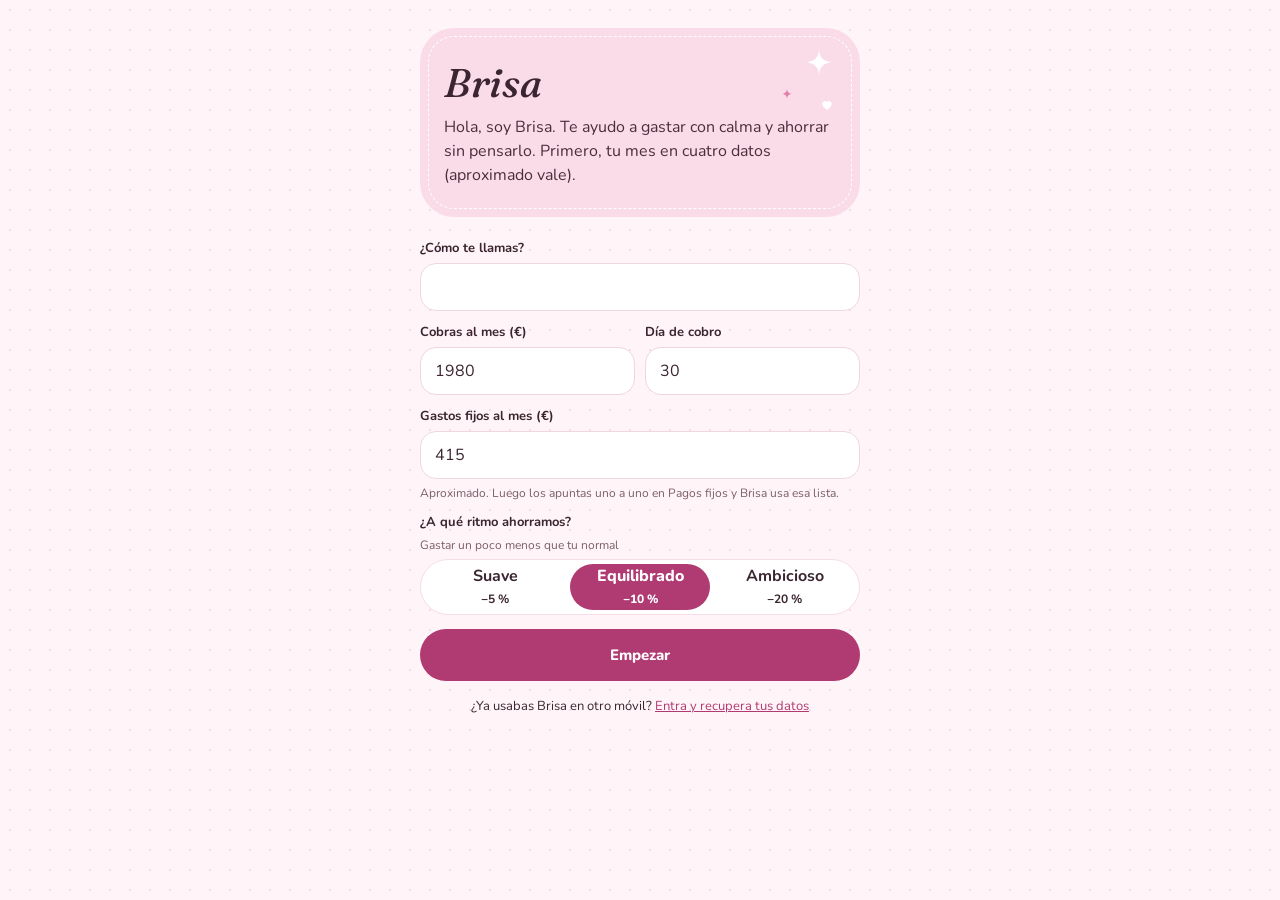
<file: index.html>
<!doctype html>
<html lang="es">
<head>
<meta charset="utf-8">
<meta name="viewport" content="width=device-width, initial-scale=1, viewport-fit=cover">
<meta name="theme-color" content="#FFF5F8">
<script>
  // Modo oscuro: «auto» sigue al móvil; «light»/«dark» fijos (Ajustes › Apariencia)
  (function () {
    var mq = window.matchMedia ? matchMedia('(prefers-color-scheme: dark)') : null;
    window.brisaTema = function () {
      var t = 'auto'; try { t = localStorage.getItem('brisa:tema') || 'auto'; } catch (e) {}
      var dark = t === 'dark' || (t === 'auto' && mq && mq.matches);
      document.documentElement.setAttribute('data-theme', dark ? 'dark' : 'light');
      var m = document.querySelector('meta[name=theme-color]'); if (m) m.setAttribute('content', dark ? '#2B1623' : '#FFF5F8');
    };
    window.brisaTema();
    if (mq && mq.addEventListener) mq.addEventListener('change', window.brisaTema);
  })();
</script>
<title>Brisa</title>
<link rel="manifest" href="manifest.webmanifest">
<link rel="icon" href="icon-192.png">
<link rel="apple-touch-icon" href="icon-192.png">
<link rel="preconnect" href="https://fonts.googleapis.com">
<link rel="preconnect" href="https://fonts.gstatic.com" crossorigin>
<link rel="stylesheet" href="https://fonts.googleapis.com/css2?family=Fraunces:ital,opsz,wght@0,9..144,400;0,9..144,500;1,9..144,400;1,9..144,500&family=Nunito:wght@400;600;700;800&family=Pixelify+Sans:wght@400;600&display=swap">
<link rel="stylesheet" href="styles.css">
</head>
<body>
<div id="app" class="app"></div>
<nav id="nav" class="nav" aria-label="Principal" hidden>
  <a href="#inicio" data-r="inicio"><span class="pi"><svg viewBox="0 0 24 24" aria-hidden="true"><path d="M4 11l8-7 8 7v8.5a1.5 1.5 0 0 1-1.5 1.5H15v-6H9v6H5.5A1.5 1.5 0 0 1 4 19.5V11Z" fill="currentColor" fill-opacity=".2"/></svg></span><span>Inicio</span></a>
  <a href="#movimientos" data-r="movimientos"><span class="pi"><svg viewBox="0 0 24 24" aria-hidden="true"><rect x="4" y="4" width="16" height="16" rx="4" fill="currentColor" fill-opacity=".2"/><path d="M8 9h8M8 12h8M8 15h5"/></svg></span><span>Movimientos</span></a>
  <a href="#presupuesto" data-r="presupuesto"><span class="pi"><svg viewBox="0 0 24 24" aria-hidden="true"><rect x="3.5" y="6" width="17" height="13" rx="3.5" fill="currentColor" fill-opacity=".2"/><path d="M3.5 10h17M15.5 14.5h1.5M7 6l8-2.5 1 2.5"/></svg></span><span>Presupuesto</span></a>
  <a href="#metas" data-r="metas"><span class="pi"><svg viewBox="0 0 24 24" aria-hidden="true"><circle cx="12" cy="12" r="9" fill="currentColor" fill-opacity=".2"/><circle cx="12" cy="12" r="4"/></svg></span><span>Metas</span></a>
  <a href="#ajustes" data-r="ajustes"><span class="pi"><svg viewBox="0 0 24 24" aria-hidden="true"><circle cx="12" cy="12" r="3.5" fill="currentColor" fill-opacity=".2"/><path d="M12 3v3M12 18v3M3 12h3M18 12h3M5.6 5.6l2.1 2.1M16.3 16.3l2.1 2.1M5.6 18.4l2.1-2.1M16.3 7.7l2.1-2.1"/></svg></span><span>Ajustes</span></a>
</nav>
<dialog id="sheet" class="sheet"></dialog>
<input id="file" type="file" accept=".xlsx,.xls,.csv" hidden>
<script src="xlsx.core.min.js"></script>
<script src="categorizador.js"></script>
<script src="reglas-iniciales.js"></script>
<script src="supabase.js"></script>
<script src="nube-config.js"></script>
<script src="app.js"></script>
</body>
</html>
</file>
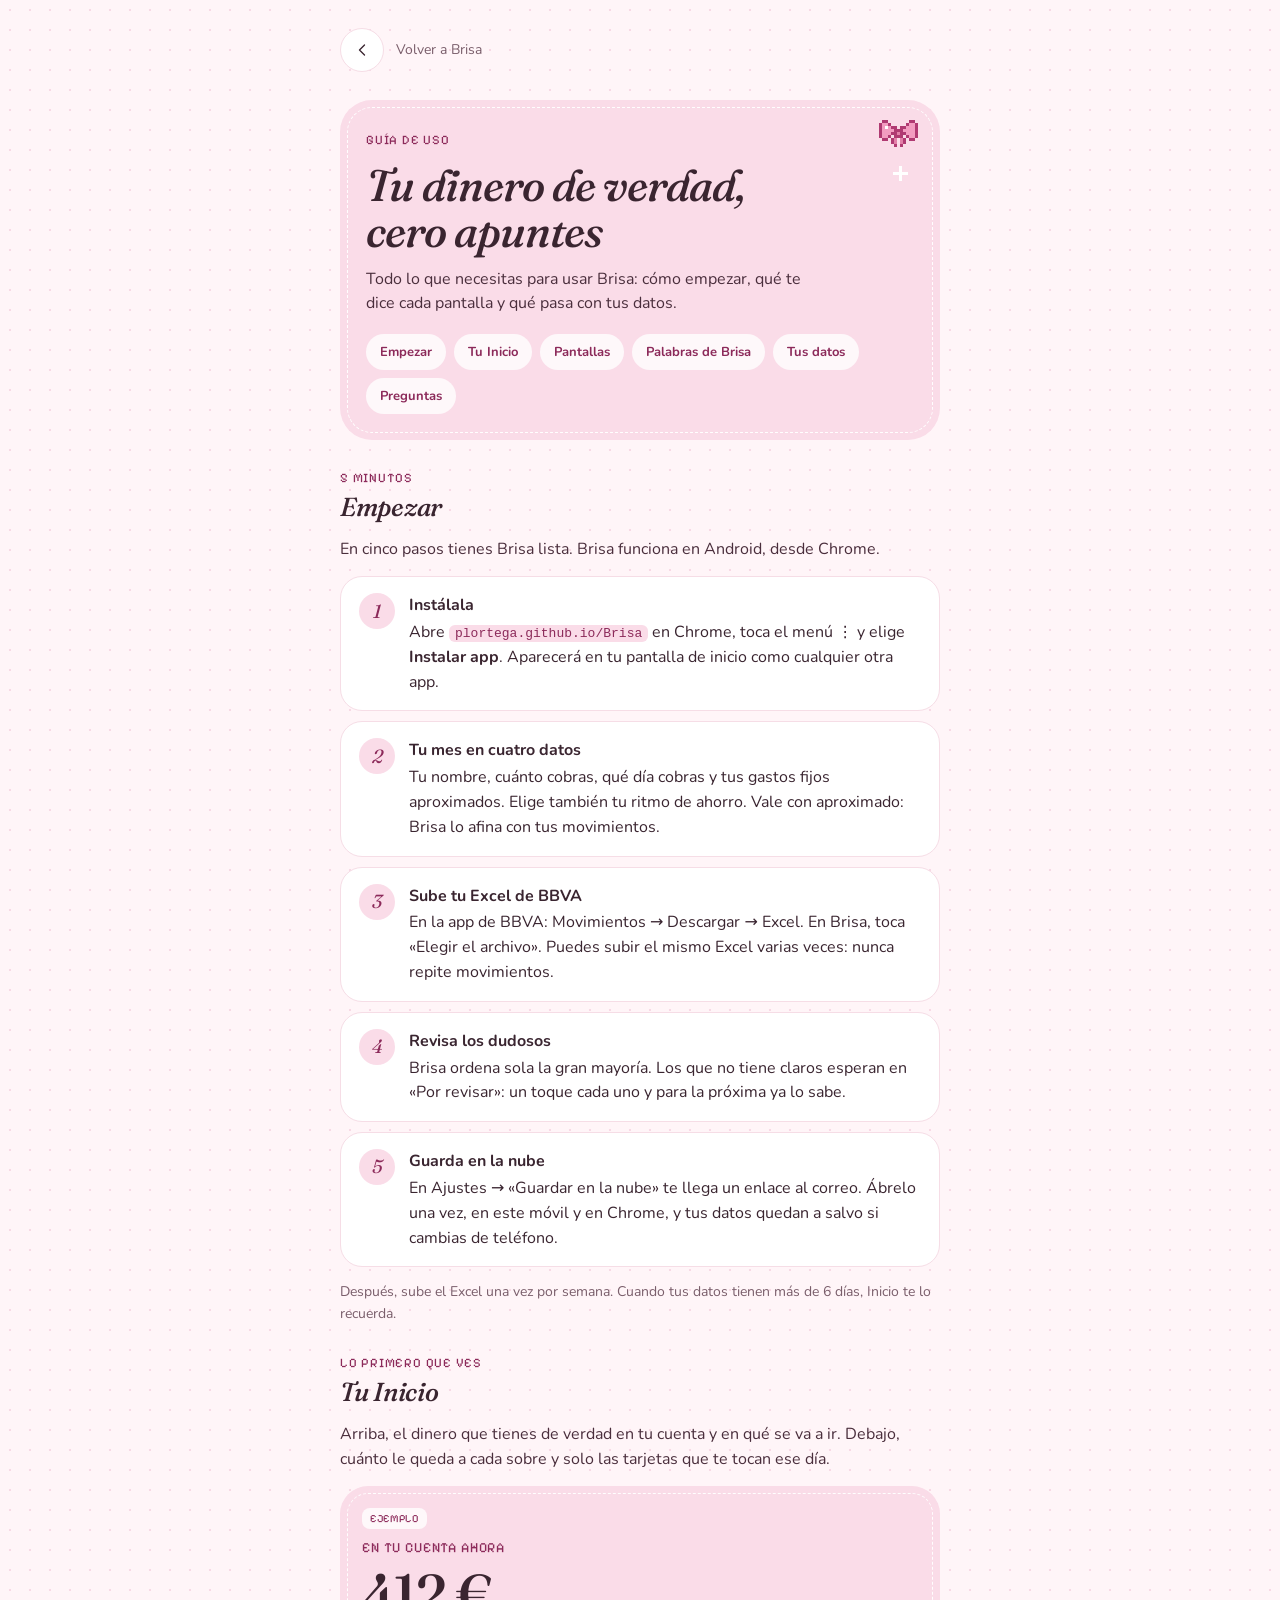
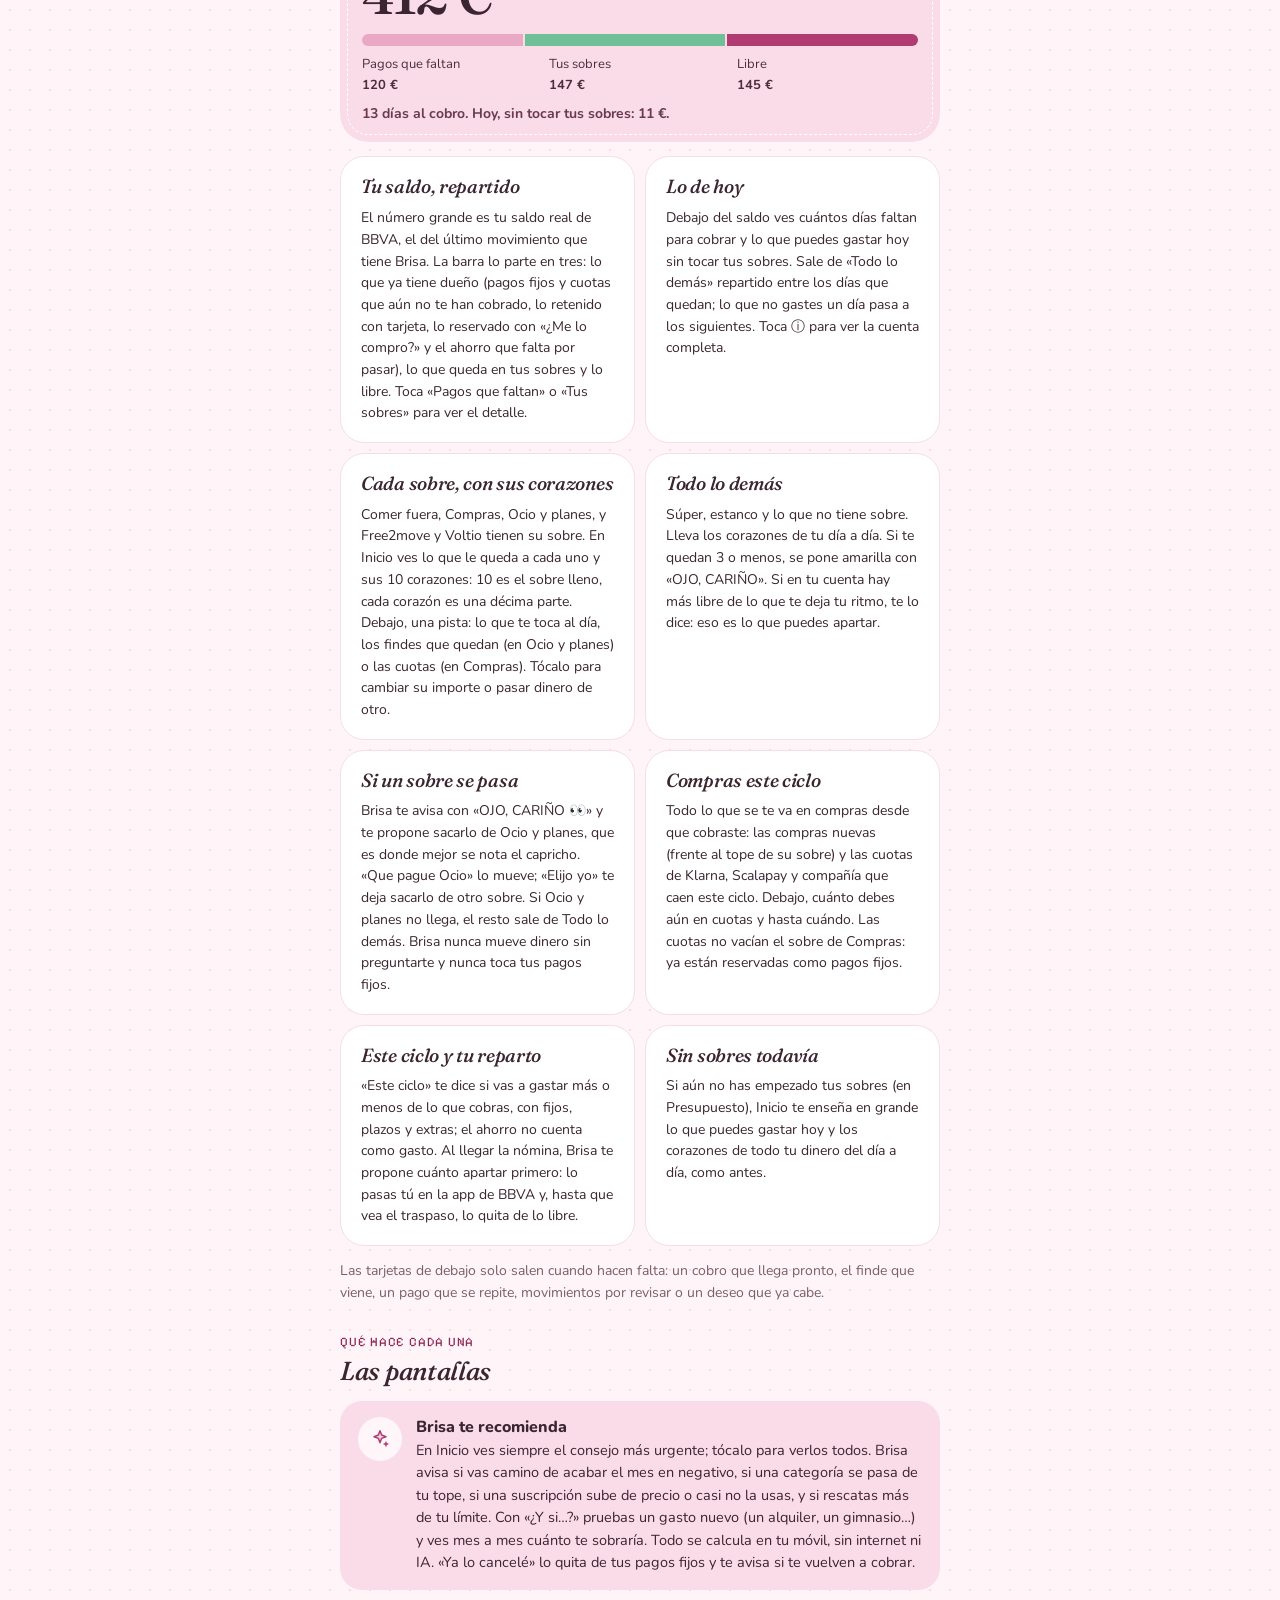
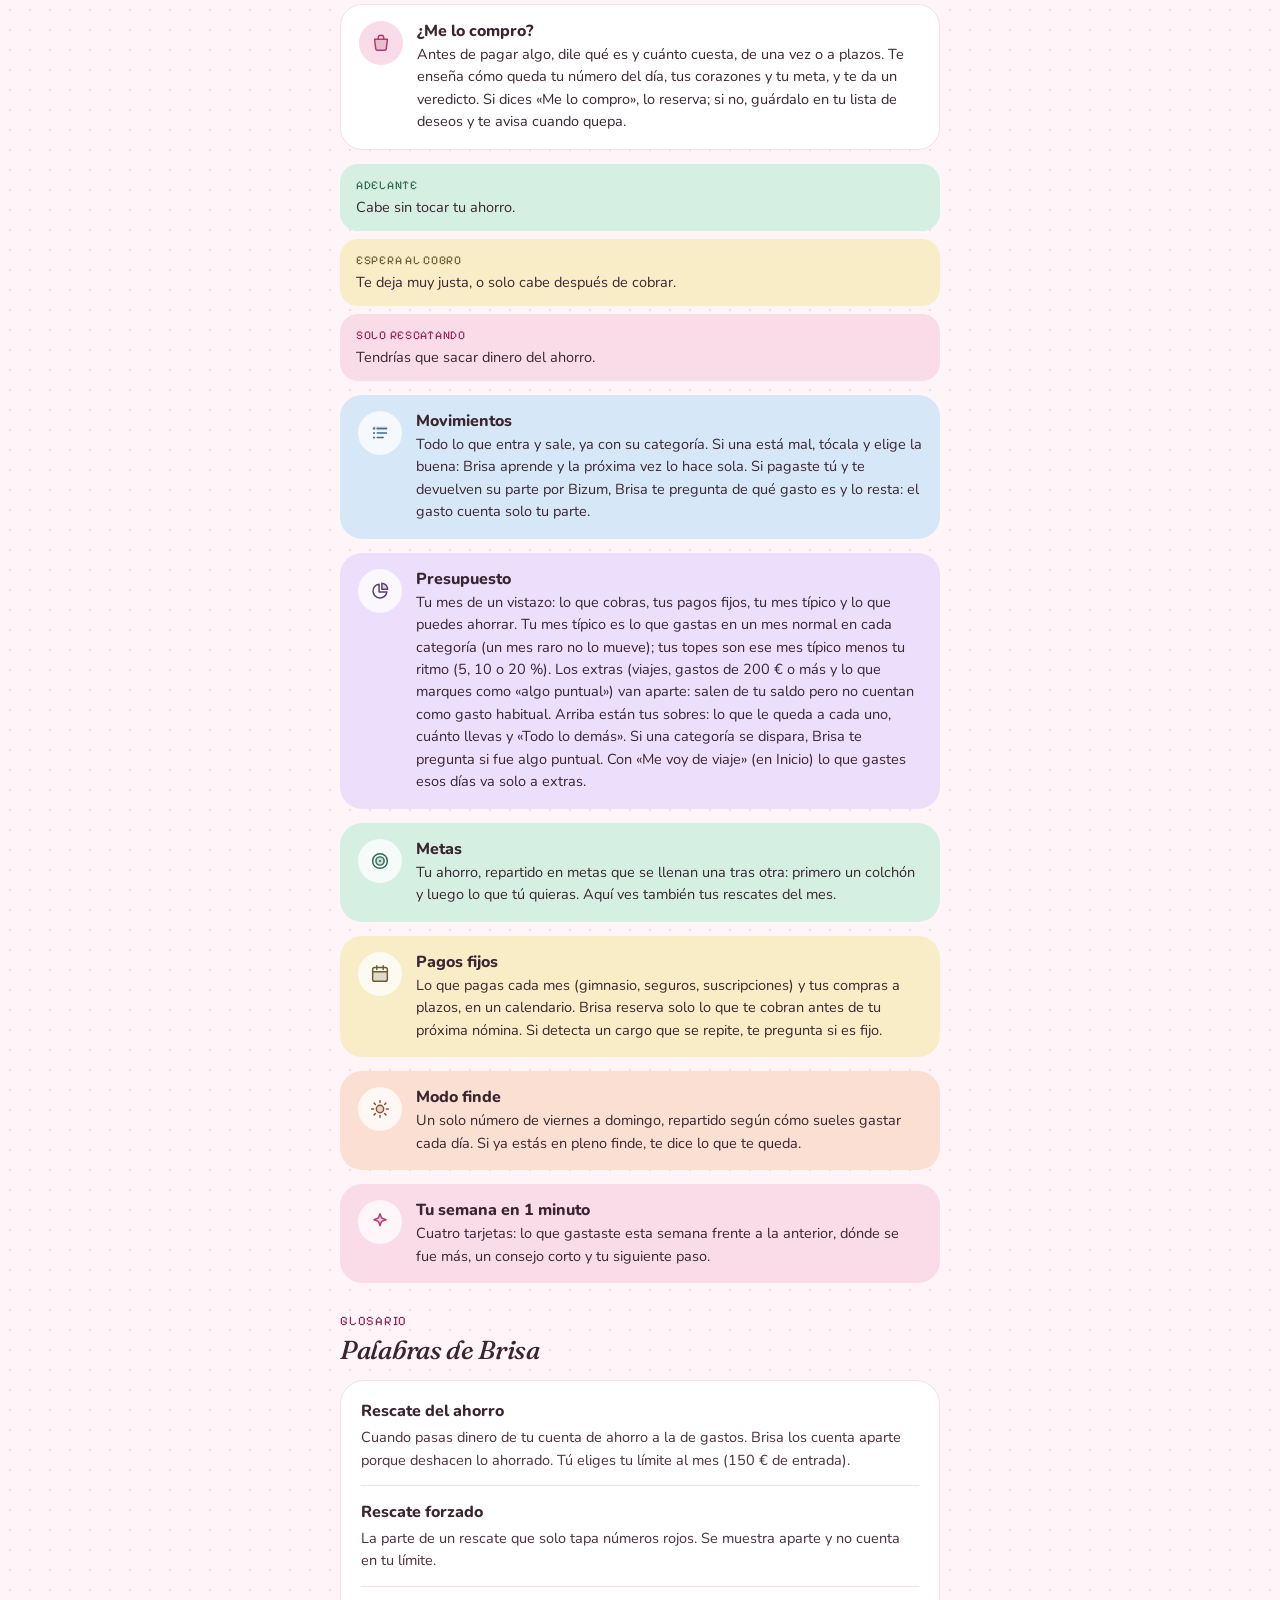
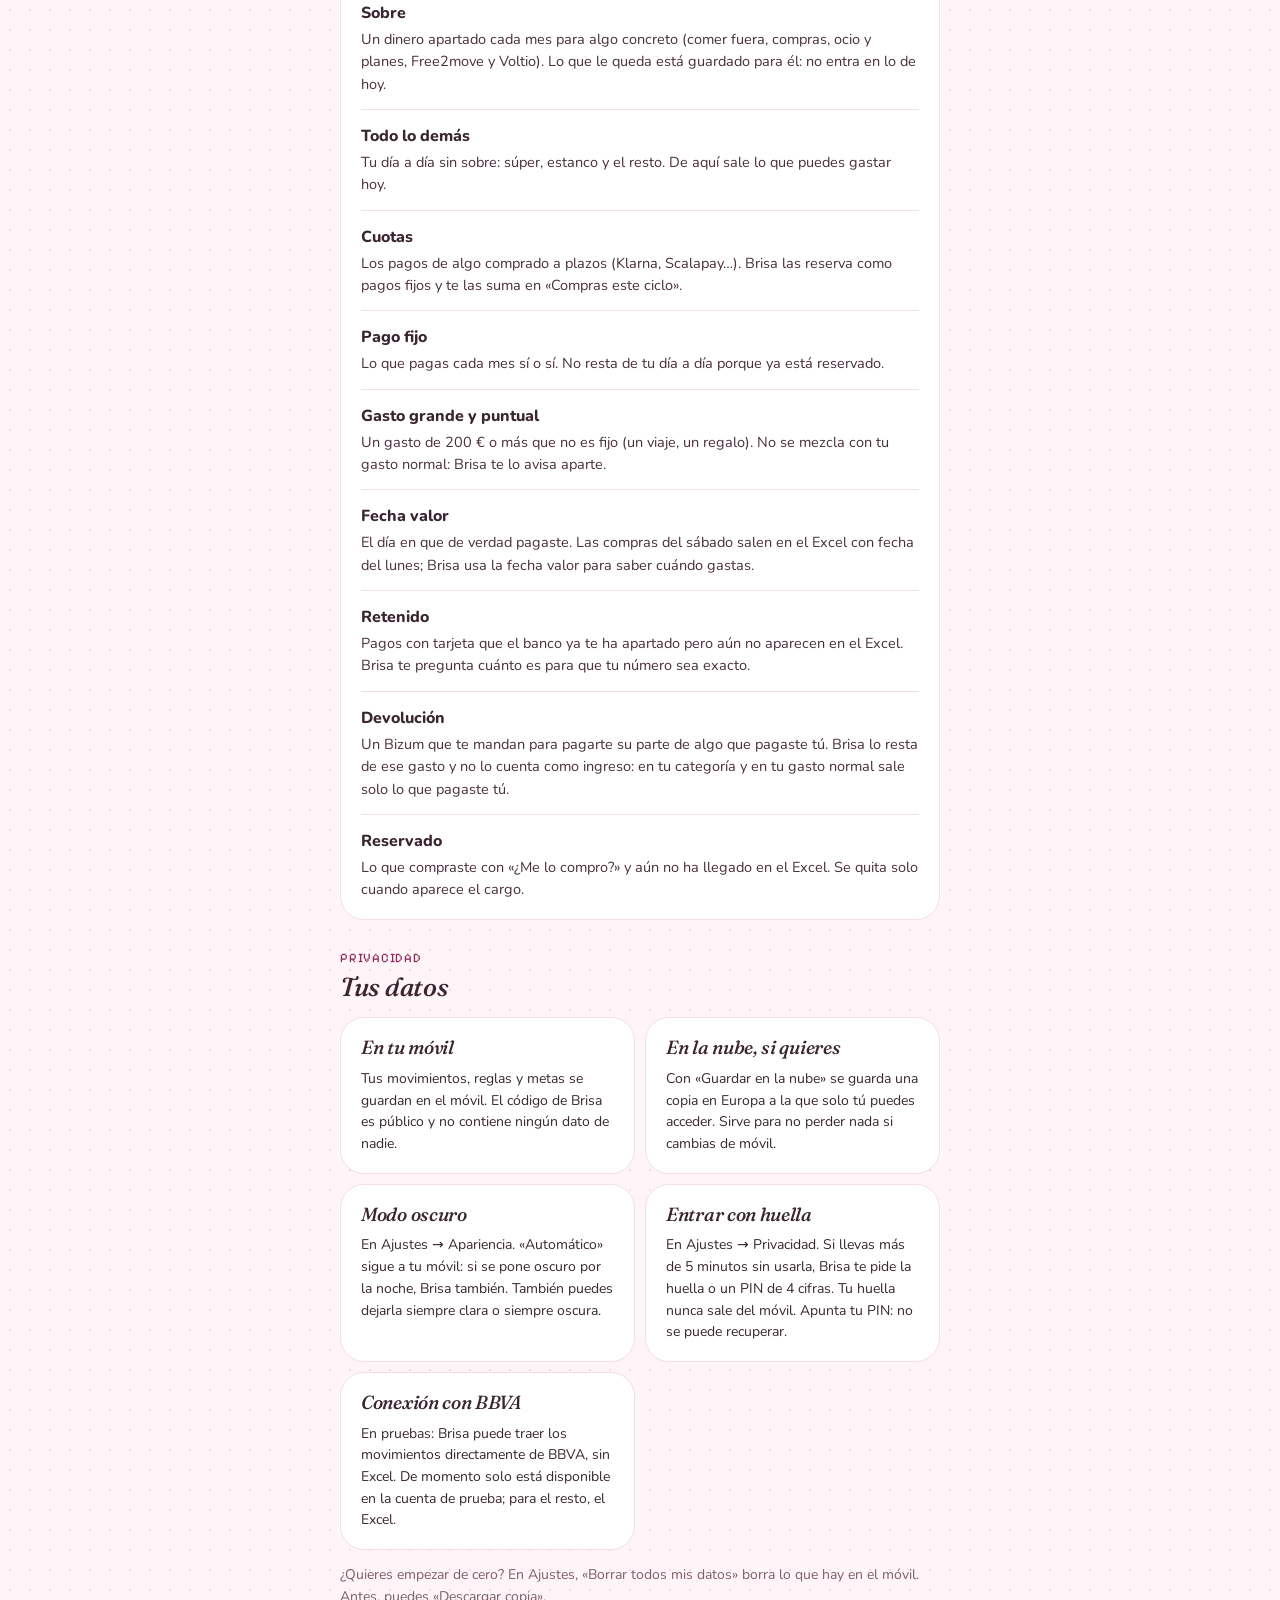
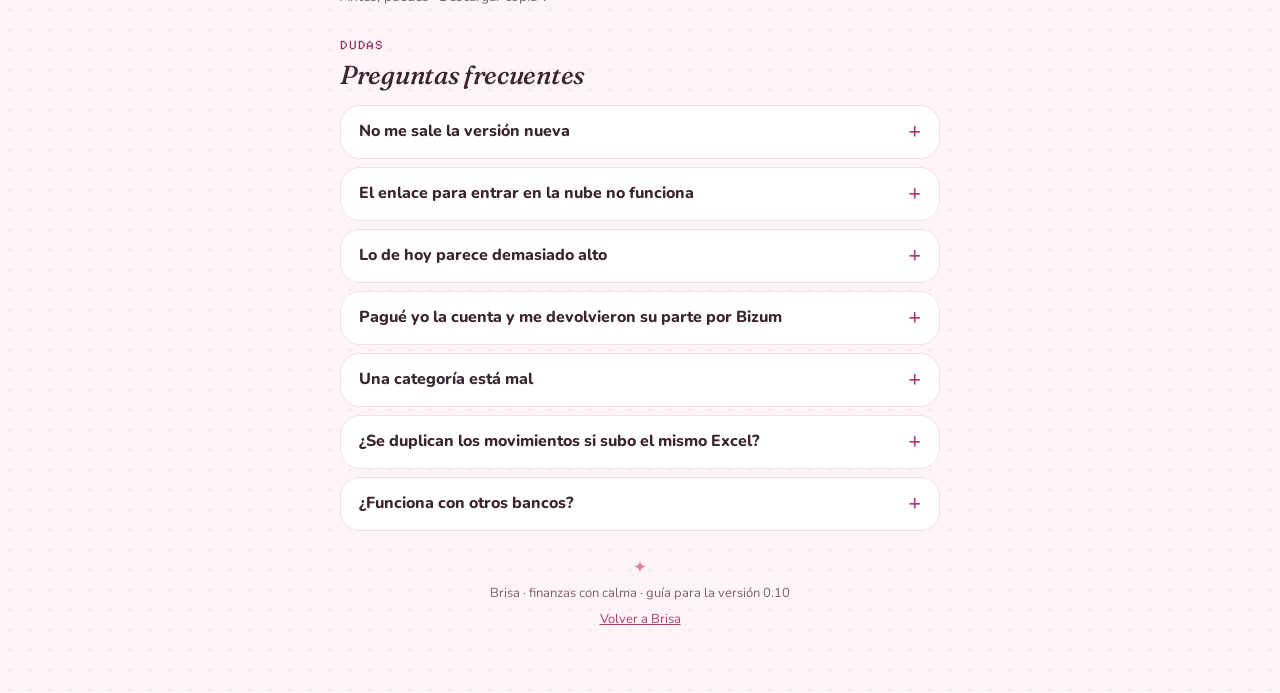
<file: guia.html>
<!doctype html>
<html lang="es">
<head>
<meta charset="utf-8">
<meta name="viewport" content="width=device-width, initial-scale=1, viewport-fit=cover">
<title>Guía de Brisa</title>
<meta name="claude:viewport-fit-sides" content="cover">
<meta name="theme-color" content="#FFF5F8">
<link rel="icon" href="icon-192.png">
<link rel="stylesheet" href="https://fonts.googleapis.com/css2?family=Fraunces:ital,opsz,wght@0,9..144,400;0,9..144,500;1,9..144,400;1,9..144,500&family=Nunito:wght@400;600;700;800&family=Pixelify+Sans:wght@400;600&display=swap">
<style>
/* Layout: una sola columna estrecha como la app, tarjetas rosas pespunteadas por secciones; Brisa tiene un único look claro */
:root{
  --bg:#FFF5F8; --dots:#F8D9E5; --ink:#3A2530; --muted:#7A5E6B; --line:#F6DDE6; --card:#FFFFFF;
  --berry:#B03A72; --berry-d:#8C2A5A; --rose:#FADCE8; --rose2:#E27FA8; --rose3:#E9A8C3;
  --mint:#D5EFE3; --mint-d:#2F6B50; --peach:#FADFD2; --peach-d:#8A4E36; --butter:#F8EDC6; --butter-d:#6A5D35;
  --sky:#D6E8F7; --sky-d:#3E6A92; --lilac:#EBDFFB; --lilac-d:#55406E;
  --serif:'Fraunces',Georgia,'Times New Roman',serif; --sans:'Nunito',system-ui,-apple-system,'Segoe UI',sans-serif; --pix:'Pixelify Sans',ui-monospace,monospace;
  color-scheme:light;
}
*{box-sizing:border-box}
html{background:var(--bg)}
body{margin:0;background-color:var(--bg);background-image:radial-gradient(var(--dots) 1.3px,transparent 1.5px);background-size:20px 20px;color:var(--ink);font-family:var(--sans);font-size:16px;line-height:1.55;-webkit-tap-highlight-color:transparent}
.wrap{max-width:640px;margin:0 auto;padding-block:28px 64px;padding-left:max(20px,env(safe-area-inset-left,0px));padding-right:max(20px,env(safe-area-inset-right,0px));display:flex;flex-direction:column;gap:28px}
a{color:var(--berry)} a:focus-visible,button:focus-visible,summary:focus-visible{outline:2px solid var(--rose2);outline-offset:3px;border-radius:8px}
h1,h2,h3{font-family:var(--serif);font-style:italic;font-weight:500;margin:0;text-wrap:balance;letter-spacing:-.3px}
h2{font-size:26px;line-height:1.2}
h3{font-size:19px;line-height:1.25}
p{margin:0}
.pix{font-family:var(--pix);letter-spacing:.06em;text-transform:uppercase;font-size:13px;color:var(--berry-d)}
.muted{color:var(--muted)}
.small{font-size:14px}
svg{flex-shrink:0}
.spark{fill:var(--rose2)}
/* Volver */
.top{display:flex;align-items:center;gap:12px}
.back{width:44px;height:44px;border-radius:22px;border:1px solid var(--line);background:var(--card);display:flex;align-items:center;justify-content:center;color:var(--ink);text-decoration:none}
.back svg{width:20px;height:20px;fill:none;stroke:currentColor;stroke-width:1.6;stroke-linecap:round;stroke-linejoin:round}
/* Portada */
.hero{position:relative;background:var(--rose);border-radius:32px;padding:30px 26px 26px;outline:1.5px dashed rgba(255,255,255,.95);outline-offset:-8px;overflow:hidden;display:flex;flex-direction:column;gap:12px}
.hero h1{font-size:clamp(34px,8vw,44px);line-height:1.05;letter-spacing:-1px;padding-right:56px}
.hero p{font-size:16px;color:#4A2E3C;max-width:46ch}
.orn{position:absolute;pointer-events:none}
.toc{display:flex;flex-wrap:wrap;gap:8px;margin-top:6px}
.toc a{min-height:36px;display:inline-flex;align-items:center;padding:0 14px;border-radius:18px;background:rgba(255,255,255,.8);color:var(--berry-d);font-weight:700;font-size:13px;text-decoration:none}
/* Secciones */
section.sec{display:flex;flex-direction:column;gap:14px;scroll-margin-top:16px}
.sec>header{display:flex;flex-direction:column;gap:4px}
.lead{font-size:16px;color:#4A2E3C;max-width:60ch}
.card{background:var(--card);border:1px solid var(--line);border-radius:24px;padding:18px 20px;display:flex;flex-direction:column;gap:8px}
.card.dash{border:1.5px dashed #F0C3D5}
/* Pasos */
ol.steps{list-style:none;margin:0;padding:0;display:flex;flex-direction:column;gap:10px;counter-reset:paso}
ol.steps li{counter-increment:paso;display:grid;grid-template-columns:36px minmax(0,1fr);gap:14px;align-items:start;background:var(--card);border:1px solid var(--line);border-radius:22px;padding:16px 18px}
ol.steps li::before{content:counter(paso);width:36px;height:36px;border-radius:18px;background:var(--rose);color:var(--berry-d);font-family:var(--serif);font-style:italic;font-size:19px;display:flex;align-items:center;justify-content:center}
ol.steps b{display:block;margin-bottom:2px}
code{font-family:ui-monospace,Menlo,monospace;font-size:13px;background:var(--rose);color:var(--berry-d);padding:1px 6px;border-radius:6px;word-break:break-all}
/* Número del día de ejemplo */
.demo{position:relative;background:var(--rose);border-radius:28px;padding:22px 22px 18px;outline:1.5px dashed rgba(255,255,255,.95);outline-offset:-8px;display:flex;flex-direction:column;gap:8px}
.demo .big{font-family:var(--serif);font-weight:500;font-size:56px;line-height:1;letter-spacing:-2px}
.hearts{display:flex;gap:4px;flex-wrap:wrap}
.hearts svg{width:21px;height:18px}
.ej{font-family:var(--pix);font-size:11px;letter-spacing:.06em;color:var(--berry-d);background:rgba(255,255,255,.8);padding:2px 8px;border-radius:8px;align-self:flex-start}
.cards2{display:grid;grid-template-columns:repeat(2,minmax(0,1fr));gap:10px}
@media (max-width:520px){.cards2{grid-template-columns:minmax(0,1fr)}}
/* Pantallas */
.pant{display:grid;grid-template-columns:44px minmax(0,1fr);gap:14px;align-items:start;border-radius:22px;padding:16px 18px}
.pant .ic{width:44px;height:44px;border-radius:22px;background:rgba(255,255,255,.75);display:flex;align-items:center;justify-content:center}
.pant .ic svg{width:22px;height:22px;fill:none;stroke:currentColor;stroke-width:1.6;stroke-linecap:round;stroke-linejoin:round}
.pant h3{font-family:var(--sans);font-style:normal;font-weight:800;font-size:16px;letter-spacing:0;margin-bottom:2px}
.pant p{font-size:14.5px}
.mint{background:var(--mint)} .mint .ic{color:var(--mint-d)}
.peach{background:var(--peach)} .peach .ic{color:var(--peach-d)}
.butter{background:var(--butter)} .butter .ic{color:var(--butter-d)}
.sky{background:var(--sky)} .sky .ic{color:var(--sky-d)}
.lilac{background:var(--lilac)} .lilac .ic{color:var(--lilac-d)}
.rosec{background:var(--rose)} .rosec .ic{color:var(--berry)}
.white{background:var(--card);border:1px solid var(--line)} .white .ic{background:var(--rose);color:var(--berry)}
/* Glosario */
dl.glos{margin:0;background:var(--card);border:1px solid var(--line);border-radius:24px;padding:4px 20px}
dl.glos div{padding:14px 0;border-bottom:1px solid var(--line);display:flex;flex-direction:column;gap:2px}
dl.glos div:last-child{border-bottom:0}
dt{font-weight:800} dd{margin:0;font-size:14.5px;color:#4A2E3C}
/* Veredictos */
.verds{display:flex;flex-direction:column;gap:8px}
.verd{border-radius:18px;padding:12px 16px;display:flex;flex-direction:column;gap:2px;font-size:14.5px}
.verd .pix{font-size:12px}
/* Preguntas */
details{background:var(--card);border:1px solid var(--line);border-radius:20px;padding:0 18px}
details+details{margin-top:8px}
summary{list-style:none;cursor:pointer;min-height:52px;display:flex;align-items:center;justify-content:space-between;gap:12px;font-weight:800}
summary::-webkit-details-marker{display:none}
summary::after{content:'+';font-family:var(--serif);font-size:24px;color:var(--berry);line-height:1}
details[open] summary::after{content:'−'}
details p{padding-bottom:16px;font-size:14.5px;color:#4A2E3C}
footer{text-align:center;color:var(--muted);font-size:13px;display:flex;flex-direction:column;gap:6px;align-items:center}
@media (prefers-reduced-motion:no-preference){.tw{animation:tw 1.8s ease-in-out infinite}@keyframes tw{0%,100%{opacity:.4;transform:scale(.7)}50%{opacity:1;transform:scale(1)}}}
</style>
</head>
<body>
<div class="wrap">

<div class="top"><a class="back" href="./#ajustes" aria-label="Volver a Brisa"><svg viewBox="0 0 24 24"><path d="M15 6l-6 6 6 6"/></svg></a><span class="small muted">Volver a Brisa</span></div>

<header class="hero">
  <svg class="orn" style="top:20px;right:22px" width="39" height="27" viewBox="0 0 13 9" shape-rendering="crispEdges" aria-hidden="true"><path fill="#B03A72" d="M1 0h2v1H1zM10 0h2v1h-2zM0 1h1v1H0zM3 1h1v1H3zM9 1h1v1H9zM12 1h1v1h-1zM0 2h1v1H0zM4 2h2v1H4zM7 2h2v1H7zM12 2h1v1h-1zM0 3h1v1H0zM5 3h3v1H5zM12 3h1v1h-1zM0 4h1v1H0zM4 4h2v1H4zM7 4h2v1H7zM12 4h1v1h-1zM0 5h1v1H0zM3 5h1v1H3zM5 5h3v1H5zM9 5h1v1H9zM12 5h1v1h-1zM1 6h2v1H1zM4 6h1v1H4zM8 6h1v1H8zM10 6h2v1h-2zM4 7h1v1H4zM8 7h1v1H8zM5 8h1v1H5zM7 8h1v1H7z"/><path fill="#F29CC0" d="M1 1h2v1H1zM10 1h2v1h-2zM1 2h1v1H1zM3 2h1v1H3zM9 2h3v1H9zM1 3h4v1H1zM8 3h4v1H8zM1 4h3v1H1zM9 4h3v1H9zM1 5h2v1H1zM10 5h2v1h-2z"/><path fill="#FFFFFF" d="M2 2h1v1H2z"/><path fill="#E27FA8" d="M6 4h1v1H6zM5 6h1v1H5zM7 6h1v1H7zM5 7h1v1H5zM7 7h1v1H7z"/></svg>
  <svg class="orn tw" style="top:66px;right:32px" width="15" height="15" viewBox="0 0 5 5" shape-rendering="crispEdges" aria-hidden="true"><path fill="#FFFFFF" d="M2 0h1v2H2zM0 2h5v1H0zM2 3h1v2H2z"/></svg>
  <span class="pix">Guía de uso</span>
  <h1>Tu dinero de verdad, cero apuntes</h1>
  <p>Todo lo que necesitas para usar Brisa: cómo empezar, qué te dice cada pantalla y qué pasa con tus datos.</p>
  <nav class="toc" aria-label="En esta guía">
    <a href="#empezar">Empezar</a><a href="#inicio">Tu Inicio</a><a href="#pantallas">Pantallas</a><a href="#palabras">Palabras de Brisa</a><a href="#datos">Tus datos</a><a href="#preguntas">Preguntas</a>
  </nav>
</header>

<section class="sec" id="empezar">
  <header><span class="pix">5 minutos</span><h2>Empezar</h2></header>
  <p class="lead">En cinco pasos tienes Brisa lista. Brisa funciona en Android, desde Chrome.</p>
  <ol class="steps">
    <li><div><b>Instálala</b>Abre <code>plortega.github.io/Brisa</code> en Chrome, toca el menú ⋮ y elige <b style="display:inline">Instalar app</b>. Aparecerá en tu pantalla de inicio como cualquier otra app.</div></li>
    <li><div><b>Tu mes en cuatro datos</b>Tu nombre, cuánto cobras, qué día cobras y tus gastos fijos aproximados. Elige también tu ritmo de ahorro. Vale con aproximado: Brisa lo afina con tus movimientos.</div></li>
    <li><div><b>Sube tu Excel de BBVA</b>En la app de BBVA: Movimientos → Descargar → Excel. En Brisa, toca «Elegir el archivo». Puedes subir el mismo Excel varias veces: nunca repite movimientos.</div></li>
    <li><div><b>Revisa los dudosos</b>Brisa ordena sola la gran mayoría. Los que no tiene claros esperan en «Por revisar»: un toque cada uno y para la próxima ya lo sabe.</div></li>
    <li><div><b>Guarda en la nube</b>En Ajustes → «Guardar en la nube» te llega un enlace al correo. Ábrelo una vez, en este móvil y en Chrome, y tus datos quedan a salvo si cambias de teléfono.</div></li>
  </ol>
  <p class="small muted">Después, sube el Excel una vez por semana. Cuando tus datos tienen más de 6 días, Inicio te lo recuerda.</p>
</section>

<section class="sec" id="inicio">
  <header><span class="pix">Lo primero que ves</span><h2>Tu Inicio</h2></header>
  <p class="lead">Arriba, el dinero que tienes de verdad en tu cuenta y en qué se va a ir. Debajo, cuánto le queda a cada sobre y solo las tarjetas que te tocan ese día.</p>
  <div class="demo" aria-label="Ejemplo de tu saldo repartido">
    <span class="ej">EJEMPLO</span>
    <span class="pix" style="font-size:14px">En tu cuenta ahora</span>
    <span class="big">412 €</span>
    <div role="img" aria-label="120 euros de pagos que faltan, 147 en tus sobres y 145 libres" style="display:flex;gap:2px;height:12px;border-radius:6px;overflow:hidden;margin-top:4px"><span style="width:29%;background:var(--rose3)"></span><span style="width:36%;background:#6FBF98"></span><span style="flex:1;background:var(--berry)"></span></div>
    <div style="display:grid;grid-template-columns:repeat(3,minmax(0,1fr));gap:6px;font-size:13px;color:#4A2E3C"><span>Pagos que faltan<br><b>120 €</b></span><span>Tus sobres<br><b>147 €</b></span><span>Libre<br><b>145 €</b></span></div>
    <span class="small" style="color:#6A3A50;font-weight:700">13 días al cobro. Hoy, sin tocar tus sobres: 11 €.</span>
  </div>
  <div class="cards2">
    <div class="card"><h3>Tu saldo, repartido</h3><p class="small">El número grande es tu saldo real de BBVA, el del último movimiento que tiene Brisa. La barra lo parte en tres: lo que ya tiene dueño (pagos fijos y cuotas que aún no te han cobrado, lo retenido con tarjeta, lo reservado con «¿Me lo compro?» y el ahorro que falta por pasar), lo que queda en tus sobres y lo libre. Toca «Pagos que faltan» o «Tus sobres» para ver el detalle.</p></div>
    <div class="card"><h3>Lo de hoy</h3><p class="small">Debajo del saldo ves cuántos días faltan para cobrar y lo que puedes gastar hoy sin tocar tus sobres. Sale de «Todo lo demás» repartido entre los días que quedan; lo que no gastes un día pasa a los siguientes. Toca ⓘ para ver la cuenta completa.</p></div>
    <div class="card"><h3>Cada sobre, con sus corazones</h3><p class="small">Comer fuera, Compras, Ocio y planes, y Free2move y Voltio tienen su sobre. En Inicio ves lo que le queda a cada uno y sus 10 corazones: 10 es el sobre lleno, cada corazón es una décima parte. Debajo, una pista: lo que te toca al día, los findes que quedan (en Ocio y planes) o las cuotas (en Compras). Tócalo para cambiar su importe o pasar dinero de otro.</p></div>
    <div class="card"><h3>Todo lo demás</h3><p class="small">Súper, estanco y lo que no tiene sobre. Lleva los corazones de tu día a día. Si te quedan 3 o menos, se pone amarilla con «OJO, CARIÑO». Si en tu cuenta hay más libre de lo que te deja tu ritmo, te lo dice: eso es lo que puedes apartar.</p></div>
    <div class="card"><h3>Si un sobre se pasa</h3><p class="small">Brisa te avisa con «OJO, CARIÑO 👀» y te propone sacarlo de Ocio y planes, que es donde mejor se nota el capricho. «Que pague Ocio» lo mueve; «Elijo yo» te deja sacarlo de otro sobre. Si Ocio y planes no llega, el resto sale de Todo lo demás. Brisa nunca mueve dinero sin preguntarte y nunca toca tus pagos fijos.</p></div>
    <div class="card"><h3>Compras este ciclo</h3><p class="small">Todo lo que se te va en compras desde que cobraste: las compras nuevas (frente al tope de su sobre) y las cuotas de Klarna, Scalapay y compañía que caen este ciclo. Debajo, cuánto debes aún en cuotas y hasta cuándo. Las cuotas no vacían el sobre de Compras: ya están reservadas como pagos fijos.</p></div>
    <div class="card"><h3>Este ciclo y tu reparto</h3><p class="small">«Este ciclo» te dice si vas a gastar más o menos de lo que cobras, con fijos, plazos y extras; el ahorro no cuenta como gasto. Al llegar la nómina, Brisa te propone cuánto apartar primero: lo pasas tú en la app de BBVA y, hasta que vea el traspaso, lo quita de lo libre.</p></div>
    <div class="card"><h3>Sin sobres todavía</h3><p class="small">Si aún no has empezado tus sobres (en Presupuesto), Inicio te enseña en grande lo que puedes gastar hoy y los corazones de todo tu dinero del día a día, como antes.</p></div>
  </div>
  <p class="small muted">Las tarjetas de debajo solo salen cuando hacen falta: un cobro que llega pronto, el finde que viene, un pago que se repite, movimientos por revisar o un deseo que ya cabe.</p>
</section>

<section class="sec" id="pantallas">
  <header><span class="pix">Qué hace cada una</span><h2>Las pantallas</h2></header>
  <div class="pant rosec"><span class="ic"><svg viewBox="0 0 24 24"><path d="M12 3l1.8 4.7L18.5 9.5l-4.7 1.8L12 16l-1.8-4.7L5.5 9.5l4.7-1.8z" fill="currentColor" fill-opacity=".2" stroke="none"/><path d="M12 3l1.8 4.7L18.5 9.5l-4.7 1.8L12 16l-1.8-4.7L5.5 9.5l4.7-1.8z"/><path d="M18.5 15.5v4M16.5 17.5h4"/></svg></span><div><h3>Brisa te recomienda</h3><p>En Inicio ves siempre el consejo más urgente; tócalo para verlos todos. Brisa avisa si vas camino de acabar el mes en negativo, si una categoría se pasa de tu tope, si una suscripción sube de precio o casi no la usas, y si rescatas más de tu límite. Con «¿Y si…?» pruebas un gasto nuevo (un alquiler, un gimnasio…) y ves mes a mes cuánto te sobraría. Todo se calcula en tu móvil, sin internet ni IA. «Ya lo cancelé» lo quita de tus pagos fijos y te avisa si te vuelven a cobrar.</p></div></div>
  <div class="pant white"><span class="ic"><svg viewBox="0 0 24 24"><path d="M5 8h14l-1.2 10.2a2 2 0 0 1-2 1.8H8.2a2 2 0 0 1-2-1.8z" fill="currentColor" fill-opacity=".2" stroke="none"/><path d="M5 8h14l-1.2 10.2a2 2 0 0 1-2 1.8H8.2a2 2 0 0 1-2-1.8z"/><path d="M9 8V6.5a3 3 0 0 1 6 0V8"/></svg></span><div><h3>¿Me lo compro?</h3><p>Antes de pagar algo, dile qué es y cuánto cuesta, de una vez o a plazos. Te enseña cómo queda tu número del día, tus corazones y tu meta, y te da un veredicto. Si dices «Me lo compro», lo reserva; si no, guárdalo en tu lista de deseos y te avisa cuando quepa.</p></div></div>
  <div class="verds" aria-label="Los tres veredictos">
    <div class="verd mint"><span class="pix" style="color:var(--mint-d)">Adelante</span>Cabe sin tocar tu ahorro.</div>
    <div class="verd butter"><span class="pix" style="color:var(--butter-d)">Espera al cobro</span>Te deja muy justa, o solo cabe después de cobrar.</div>
    <div class="verd rosec"><span class="pix">Solo rescatando</span>Tendrías que sacar dinero del ahorro.</div>
  </div>
  <div class="pant sky"><span class="ic"><svg viewBox="0 0 24 24"><path d="M3.5 7a2 2 0 0 1 2-2h13a2 2 0 0 1 2 2v0a2 2 0 0 1-2 2h-13a2 2 0 0 1-2-2z" fill="currentColor" fill-opacity=".2" stroke="none"/><path d="M9 7h10M9 12h10M9 17h6.5"/><circle cx="5.5" cy="7" r="1.15" fill="currentColor" stroke="none"/><circle cx="5.5" cy="12" r="1.15" fill="currentColor" stroke="none"/><circle cx="5.5" cy="17" r="1.15" fill="currentColor" stroke="none"/></svg></span><div><h3>Movimientos</h3><p>Todo lo que entra y sale, ya con su categoría. Si una está mal, tócala y elige la buena: Brisa aprende y la próxima vez lo hace sola. Si pagaste tú y te devuelven su parte por Bizum, Brisa te pregunta de qué gasto es y lo resta: el gasto cuenta solo tu parte.</p></div></div>
  <div class="pant lilac"><span class="ic"><svg viewBox="0 0 24 24"><path d="M14 3.6a7.4 7.4 0 0 1 6.4 6.4H14z" fill="currentColor" fill-opacity=".2" stroke="none"/><path d="M11 4.5a7.6 7.6 0 1 0 8.5 8.5H11z"/><path d="M14 3.6a7.4 7.4 0 0 1 6.4 6.4H14z"/></svg></span><div><h3>Presupuesto</h3><p>Tu mes de un vistazo: lo que cobras, tus pagos fijos, tu mes típico y lo que puedes ahorrar. Tu mes típico es lo que gastas en un mes normal en cada categoría (un mes raro no lo mueve); tus topes son ese mes típico menos tu ritmo (5, 10 o 20 %). Los extras (viajes, gastos de 200 € o más y lo que marques como «algo puntual») van aparte: salen de tu saldo pero no cuentan como gasto habitual. Arriba están tus sobres: lo que le queda a cada uno, cuánto llevas y «Todo lo demás». Si una categoría se dispara, Brisa te pregunta si fue algo puntual. Con «Me voy de viaje» (en Inicio) lo que gastes esos días va solo a extras.</p></div></div>
  <div class="pant mint"><span class="ic"><svg viewBox="0 0 24 24"><path d="M16.5 12a4.5 4.5 0 1 1-9 0 4.5 4.5 0 0 1 9 0z" fill="currentColor" fill-opacity=".2" stroke="none"/><circle cx="12" cy="12" r="8"/><circle cx="12" cy="12" r="4.5"/><circle cx="12" cy="12" r="1.1" fill="currentColor" stroke="none"/></svg></span><div><h3>Metas</h3><p>Tu ahorro, repartido en metas que se llenan una tras otra: primero un colchón y luego lo que tú quieras. Aquí ves también tus rescates del mes.</p></div></div>
  <div class="pant butter"><span class="ic"><svg viewBox="0 0 24 24"><path d="M4 9.5h16V18a2 2 0 0 1-2 2H6a2 2 0 0 1-2-2z" fill="currentColor" fill-opacity=".2" stroke="none"/><rect x="4" y="5" width="16" height="15" rx="2"/><path d="M4 9.5h16M8.5 3v4M15.5 3v4"/></svg></span><div><h3>Pagos fijos</h3><p>Lo que pagas cada mes (gimnasio, seguros, suscripciones) y tus compras a plazos, en un calendario. Brisa reserva solo lo que te cobran antes de tu próxima nómina. Si detecta un cargo que se repite, te pregunta si es fijo.</p></div></div>
  <div class="pant peach"><span class="ic"><svg viewBox="0 0 24 24"><path d="M16 12a4 4 0 1 1-8 0 4 4 0 0 1 8 0z" fill="currentColor" fill-opacity=".2" stroke="none"/><circle cx="12" cy="12" r="4"/><path d="M12 3v2M12 19v2M3 12h2M19 12h2M5.6 5.6l1.4 1.4M17 17l1.4 1.4M5.6 18.4 7 17M17 7l1.4-1.4"/></svg></span><div><h3>Modo finde</h3><p>Un solo número de viernes a domingo, repartido según cómo sueles gastar cada día. Si ya estás en pleno finde, te dice lo que te queda.</p></div></div>
  <div class="pant rosec"><span class="ic"><svg viewBox="0 0 24 24"><path d="M12 3l1.8 4.7L18.5 9.5l-4.7 1.8L12 16l-1.8-4.7L5.5 9.5l4.7-1.8z" fill="currentColor" fill-opacity=".2" stroke="none"/><path d="M12 3l1.8 4.7L18.5 9.5l-4.7 1.8L12 16l-1.8-4.7L5.5 9.5l4.7-1.8z"/></svg></span><div><h3>Tu semana en 1 minuto</h3><p>Cuatro tarjetas: lo que gastaste esta semana frente a la anterior, dónde se fue más, un consejo corto y tu siguiente paso.</p></div></div>
</section>

<section class="sec" id="palabras">
  <header><span class="pix">Glosario</span><h2>Palabras de Brisa</h2></header>
  <dl class="glos">
    <div><dt>Rescate del ahorro</dt><dd>Cuando pasas dinero de tu cuenta de ahorro a la de gastos. Brisa los cuenta aparte porque deshacen lo ahorrado. Tú eliges tu límite al mes (150 € de entrada).</dd></div>
    <div><dt>Rescate forzado</dt><dd>La parte de un rescate que solo tapa números rojos. Se muestra aparte y no cuenta en tu límite.</dd></div>
    <div><dt>Sobre</dt><dd>Un dinero apartado cada mes para algo concreto (comer fuera, compras, ocio y planes, Free2move y Voltio). Lo que le queda está guardado para él: no entra en lo de hoy.</dd></div>
    <div><dt>Todo lo demás</dt><dd>Tu día a día sin sobre: súper, estanco y el resto. De aquí sale lo que puedes gastar hoy.</dd></div>
    <div><dt>Cuotas</dt><dd>Los pagos de algo comprado a plazos (Klarna, Scalapay…). Brisa las reserva como pagos fijos y te las suma en «Compras este ciclo».</dd></div>
    <div><dt>Pago fijo</dt><dd>Lo que pagas cada mes sí o sí. No resta de tu día a día porque ya está reservado.</dd></div>
    <div><dt>Gasto grande y puntual</dt><dd>Un gasto de 200 € o más que no es fijo (un viaje, un regalo). No se mezcla con tu gasto normal: Brisa te lo avisa aparte.</dd></div>
    <div><dt>Fecha valor</dt><dd>El día en que de verdad pagaste. Las compras del sábado salen en el Excel con fecha del lunes; Brisa usa la fecha valor para saber cuándo gastas.</dd></div>
    <div><dt>Retenido</dt><dd>Pagos con tarjeta que el banco ya te ha apartado pero aún no aparecen en el Excel. Brisa te pregunta cuánto es para que tu número sea exacto.</dd></div>
    <div><dt>Devolución</dt><dd>Un Bizum que te mandan para pagarte su parte de algo que pagaste tú. Brisa lo resta de ese gasto y no lo cuenta como ingreso: en tu categoría y en tu gasto normal sale solo lo que pagaste tú.</dd></div>
    <div><dt>Reservado</dt><dd>Lo que compraste con «¿Me lo compro?» y aún no ha llegado en el Excel. Se quita solo cuando aparece el cargo.</dd></div>
  </dl>
</section>

<section class="sec" id="datos">
  <header><span class="pix">Privacidad</span><h2>Tus datos</h2></header>
  <div class="cards2">
    <div class="card"><h3>En tu móvil</h3><p class="small">Tus movimientos, reglas y metas se guardan en el móvil. El código de Brisa es público y no contiene ningún dato de nadie.</p></div>
    <div class="card"><h3>En la nube, si quieres</h3><p class="small">Con «Guardar en la nube» se guarda una copia en Europa a la que solo tú puedes acceder. Sirve para no perder nada si cambias de móvil.</p></div>
    <div class="card"><h3>Modo oscuro</h3><p class="small">En Ajustes → Apariencia. «Automático» sigue a tu móvil: si se pone oscuro por la noche, Brisa también. También puedes dejarla siempre clara o siempre oscura.</p></div>
    <div class="card"><h3>Entrar con huella</h3><p class="small">En Ajustes → Privacidad. Si llevas más de 5 minutos sin usarla, Brisa te pide la huella o un PIN de 4 cifras. Tu huella nunca sale del móvil. Apunta tu PIN: no se puede recuperar.</p></div>
    <div class="card"><h3>Conexión con BBVA</h3><p class="small">En pruebas: Brisa puede traer los movimientos directamente de BBVA, sin Excel. De momento solo está disponible en la cuenta de prueba; para el resto, el Excel.</p></div>
  </div>
  <p class="small muted">¿Quieres empezar de cero? En Ajustes, «Borrar todos mis datos» borra lo que hay en el móvil. Antes, puedes «Descargar copia».</p>
</section>

<section class="sec" id="preguntas">
  <header><span class="pix">Dudas</span><h2>Preguntas frecuentes</h2></header>
  <div>
    <details><summary>No me sale la versión nueva</summary><p>Cierra Brisa del todo (deslízala fuera de las apps recientes) y ábrela una o dos veces. Abajo del todo en Ajustes ves qué versión tienes.</p></details>
    <details><summary>El enlace para entrar en la nube no funciona</summary><p>Cada enlace sirve una sola vez y caduca. Ábrelo en el mismo móvil y en Chrome; si lo abre la app de Gmail, usa ⋮ → «Abrir en Chrome». Si te dice que esperes, solo se pueden enviar unos pocos enlaces por hora: prueba un poco más tarde.</p></details>
    <details><summary>Lo de hoy parece demasiado alto</summary><p>Revisa que tus pagos fijos estén apuntados (Ajustes → Pagos fijos) y que lo retenido con tarjeta esté al día. Sin fijos, Brisa cree que tienes más dinero libre del que tienes.</p></details>
    <details><summary>Pagué yo la cuenta y me devolvieron su parte por Bizum</summary><p>Si el Bizum llega hasta 3 días después, Brisa te pregunta «¿Te devolvieron X de…?» en una tarjeta azul en Inicio y en Movimientos. Di «Sí» y el gasto contará solo tu parte; si te lo devolvieron entero, verás «te salió gratis». Si se equivoca de gasto, toca «Es de otro gasto». ¿Llegó más tarde o no te lo pregunta? Toca el Bizum en Movimientos y elige «Es una devolución de…»; si el gasto es antiguo, toca «Ver 30 días más». Tu número del día no cambia: el Bizum ya está en tu saldo. Si es de la gasolina u otro fijo que varía, elige ese cargo: el dinero vuelve a tu reserva y baja lo que llevas gastado de ella.</p></details>
    <details><summary>Una categoría está mal</summary><p>Toca el movimiento y elige la buena. Si marcas «Recordar», Brisa lo aplicará a los parecidos a partir de ahora.</p></details>
    <details><summary>¿Se duplican los movimientos si subo el mismo Excel?</summary><p>No. Brisa reconoce los que ya tiene, aunque el banco cambie un poco el texto del concepto entre descargas.</p></details>
    <details><summary>¿Funciona con otros bancos?</summary><p>Por ahora lee el Excel de BBVA. Si tienes otro banco, pásale a Patri un Excel de ejemplo y Brisa aprenderá a leerlo.</p></details>
  </div>
</section>

<footer>
  <svg class="spark" width="18" height="18" viewBox="0 0 24 24" aria-hidden="true"><path d="M12 1.5c.7 5.2 2.6 7.3 8.5 8.5-5.9 1.2-7.8 3.3-8.5 8.5-.7-5.2-2.6-7.3-8.5-8.5 5.9-1.2 7.8-3.3 8.5-8.5z"/></svg>
  <span>Brisa · finanzas con calma · guía para la versión 0.10</span>
  <a href="./#ajustes">Volver a Brisa</a>
</footer>
</div>
</body>
</html>
</file>
<file: styles.css>
html{color-scheme:light}
:root{
  --card:#fff; --hero:#FADCE8; --t-hero:#4A2E3C; --t-hero2:#6A3A50; --t-peach:#5A4238; --t-mint:#3B4A43; --t-mint2:#22392E;
  --wash:rgba(255,255,255,.75); --dash:#F0C3D5; --pill:#FCE4EE; --bar-l:#F6E6EC; --butter-l:#FFFBEA; --lilac-ic:#6A3FA0;
  --av-bg:#FFF1E8; --av-bd:#F0B49B; --pt-bg:#EAF2FB; --pt-bd:#B5D4F4; --ex-bg:#F4EEFC; --ex-bd:#D9C8F3;
  --bg:#FFF5F8; --dots:#F8D9E5; --ink:#3A2530; --muted:#7A5E6B; --line:#F6DDE6; --line2:#F0D6E0;
  --berry:#B03A72; --berry-d:#8C2A5A; --rose:#FADCE8; --rose2:#E27FA8; --rose3:#E9A8C3;
  --mint:#D5EFE3; --mint-d:#2F6B50; --mint-b:#6FBF98; --peach:#FADFD2; --peach-d:#8A4E36;
  --butter:#F8EDC6; --butter-d:#6A5D35; --sky:#D6E8F7; --sky-d:#3E6A92; --lilac:#EBDFFB; --lilac-d:#55406E;
  --serif:'Fraunces',Georgia,serif; --sans:'Nunito',system-ui,-apple-system,sans-serif;
}
*{box-sizing:border-box}
html,body{margin:0;background:var(--bg);color:var(--ink);font-family:var(--sans);-webkit-tap-highlight-color:transparent}
body{background-image:radial-gradient(var(--dots) 1.3px,transparent 1.5px);background-size:20px 20px;min-height:100vh}
a{color:var(--berry)}
button,input,select{font:inherit;color:inherit}
.app{max-width:480px;margin:0 auto;padding:calc(28px + env(safe-area-inset-top)) 20px 120px}
.app.full{padding-bottom:40px}
h1,.h1{font-family:var(--serif);font-style:italic;font-weight:500;font-size:28px;letter-spacing:-.3px;margin:0}
.h2{font-family:var(--serif);font-weight:500;font-size:17px;margin:20px 0 10px}
.muted{color:var(--muted)}
.small{font-size:13px}
.xs{font-size:12px}
.spark{display:inline-block;width:16px;height:16px;margin-left:6px;vertical-align:3px;fill:var(--rose2)}
.top{display:flex;justify-content:space-between;align-items:center;margin-bottom:18px;gap:12px}
.icon-btn{width:44px;height:44px;border-radius:22px;border:1px solid var(--line);background:var(--card);display:flex;align-items:center;justify-content:center;cursor:pointer;flex-shrink:0;text-decoration:none;color:var(--ink)}
svg{stroke:currentColor;fill:none;stroke-width:1.6;stroke-linecap:round;stroke-linejoin:round}
.icon-btn svg{width:20px;height:20px}
.card{border-radius:24px;padding:16px 18px;background:var(--card);border:1px solid var(--line);margin-bottom:12px}
.card.dash{border:1.5px dashed var(--dash)}
.hero{position:relative;background:var(--hero);border-radius:32px;padding:24px;outline:1.5px dashed rgba(255,255,255,.95);outline-offset:-8px;margin-bottom:12px;overflow:hidden}
.stitch{outline:1.5px dashed rgba(255,255,255,.95);outline-offset:-8px}
.orn{position:absolute;pointer-events:none;stroke:none}
.big{font-family:var(--serif);font-weight:500;font-size:64px;letter-spacing:-2px;line-height:1}
.num{font-family:var(--serif);font-weight:500}
.bar{height:8px;border-radius:4px;background:rgba(255,255,255,.7);overflow:hidden}
.bar.l{background:var(--bar-l)}
.bar>i{display:block;height:100%;border-radius:4px;background:var(--rose2)}
.row{display:flex;justify-content:space-between;align-items:center;gap:10px}
.link-card{display:flex;align-items:center;gap:14px;border-radius:24px;padding:16px 18px;text-decoration:none;color:var(--ink);margin-bottom:12px;border:0;width:100%;text-align:left;cursor:pointer}
.link-card .ic{width:44px;height:44px;border-radius:22px;background:var(--wash);display:flex;align-items:center;justify-content:center;flex-shrink:0}
.link-card .ic svg{width:22px;height:22px}
.link-card .t{display:flex;flex-direction:column;gap:2px;flex-grow:1}
.link-card b{font-size:15px}
.btn{display:flex;align-items:center;justify-content:center;gap:8px;min-height:52px;border-radius:26px;border:0;background:var(--berry);color:#fff;font-weight:800;font-size:15px;cursor:pointer;text-decoration:none;width:100%;padding:0 18px}
.btn.ghost{background:var(--card);color:var(--ink);border:1px solid var(--line2)}
.btn.small{min-height:40px;font-size:13px;width:auto;padding:0 16px}
.btns{display:flex;gap:10px;margin-top:16px}
.field{display:flex;flex-direction:column;gap:6px;font-size:13px;font-weight:700;margin-bottom:12px}
.field input,.field select{min-height:48px;border:1px solid var(--line2);border-radius:16px;background:var(--card);padding:0 14px;font-size:16px;font-weight:400}
.field input:focus,.field select:focus{outline:2px solid var(--rose2);outline-offset:1px}
.seg{display:flex;gap:4px;padding:4px;background:var(--card);border:1px solid var(--line);border-radius:22px;margin-bottom:14px}
.seg button{flex:1;min-height:44px;border:0;border-radius:18px;background:transparent;color:var(--muted);font-weight:700;cursor:pointer}
.seg button[aria-pressed=true]{background:var(--rose);color:var(--berry-d)}
.mov{display:flex;align-items:center;gap:12px;padding:10px 0;border-bottom:1px solid var(--line);width:100%;background:none;border-left:0;border-right:0;border-top:0;text-align:left;cursor:pointer}
.mov .av{width:40px;height:40px;border-radius:20px;display:flex;align-items:center;justify-content:center;font-family:var(--serif);flex-shrink:0}
.mov .t{flex-grow:1;min-width:0;display:flex;flex-direction:column;gap:3px}
.mov .n{font-size:15px;font-weight:600;white-space:nowrap;overflow:hidden;text-overflow:ellipsis}
.chip{display:inline-block;padding:2px 8px;border-radius:10px;font-size:12px;color:var(--ink)}
.amt{font-family:var(--serif);font-size:16px;white-space:nowrap}
.amt.pos{color:var(--mint-d)}
.tiles{display:grid;grid-template-columns:repeat(2,minmax(0,1fr));gap:10px;margin-bottom:12px}
.tile{border-radius:22px;padding:14px 16px;text-decoration:none;color:var(--ink)}
.tile .num{font-size:30px;line-height:1.1;display:block}
.nav{position:fixed;left:50%;transform:translateX(-50%);bottom:calc(16px + env(safe-area-inset-bottom));width:calc(100% - 32px);max-width:448px;height:68px;background:var(--card);border:1px solid var(--line);border-radius:30px;display:flex;justify-content:space-around;align-items:center;box-shadow:0 10px 30px rgba(176,58,114,.08);z-index:5}
.nav[hidden],.field[hidden]{display:none}
.nav a{display:flex;flex-direction:column;align-items:center;justify-content:center;gap:3px;min-width:64px;min-height:52px;border-radius:20px;text-decoration:none;color:var(--muted);font-size:11px;font-weight:600}
.nav a svg{width:22px;height:22px}
.nav a.on{color:var(--berry-d);background:var(--pill);outline:1px dashed var(--rose3);outline-offset:-4px}
.sheet{border:0;border-radius:28px 28px 0 0;padding:20px 20px calc(24px + env(safe-area-inset-bottom));width:100%;max-width:480px;margin:auto auto 0;background:var(--card);color:var(--ink)}
.sheet::backdrop{background:rgba(58,37,48,.3)}
.cats{display:grid;grid-template-columns:repeat(2,minmax(0,1fr));gap:8px;margin:12px 0}
.cats button{min-height:44px;border-radius:16px;border:1px solid var(--line);background:var(--card);font-size:14px;font-weight:600;cursor:pointer;text-align:left;padding:0 12px;display:flex;align-items:center;gap:8px}
.cats button[aria-pressed=true]{background:var(--rose);border-color:var(--rose2)}
.dot{width:10px;height:10px;border-radius:5px;flex-shrink:0;display:inline-block}
.check{display:flex;gap:10px;align-items:center;font-size:14px;margin:6px 0 14px}
.check input{width:20px;height:20px;accent-color:var(--berry)}
.drop{display:flex;flex-direction:column;align-items:center;gap:8px;text-align:center;padding:26px 18px;background:var(--card);border:2px dashed var(--rose3);border-radius:26px;cursor:pointer;width:100%}
.toast{position:fixed;left:50%;transform:translateX(-50%);bottom:100px;background:var(--ink);color:#fff;padding:12px 18px;border-radius:20px;font-size:14px;z-index:10;max-width:90%}
.empty{text-align:center;padding:30px 10px;color:var(--muted)}
@keyframes brSpin{to{transform:rotate(360deg)}}
@keyframes brTwinkle{0%,100%{transform:scale(.5);opacity:.35}50%{transform:scale(1.1);opacity:1}}
@keyframes brPop{0%{transform:scale(.7);opacity:0}70%{transform:scale(1.04);opacity:1}100%{transform:scale(1)}}
.spin{animation:brSpin 2.4s linear infinite}
.tw{animation:brTwinkle 1.6s ease-in-out infinite}
.pop{animation:brPop .45s cubic-bezier(.2,.9,.3,1.2) both}
@media (prefers-reduced-motion:reduce){.spin,.tw,.pop{animation:none}}

.pix{font-family:'Pixelify Sans',ui-monospace,monospace}
.hearts{display:flex;gap:4px;flex-wrap:wrap;margin-top:4px}
.pix-art{stroke:none!important}
.pix-art rect{stroke:none}
.hearts svg,.pix-art{stroke:none;fill:none}

/* v0.2.3 */
.icon-btn.sm{width:36px;height:36px;border-radius:18px}
.icon-btn.sm svg{width:18px;height:18px}
.ic-big{width:56px;height:56px;border-radius:28px;display:flex;align-items:center;justify-content:center}
.ic-big svg{width:28px;height:28px}
.ln{display:flex;justify-content:space-between;align-items:center;gap:10px;font-size:14px}
.ln .num{font-size:17px;white-space:nowrap}
.total-pix{display:flex;justify-content:space-between;align-items:baseline;background:var(--rose);border-radius:20px;padding:12px 16px;margin-bottom:12px}
.total-pix .pix{font-size:13px;color:var(--berry-d);letter-spacing:.5px}
/* Calendario de cargos */
.cal{padding:14px 14px 12px}
.cal-g{display:grid;grid-template-columns:repeat(7,minmax(0,1fr));gap:2px;text-align:center}
.cal-h{font-size:11px;font-weight:700;color:var(--muted);padding:2px 0 4px}
.cal-d{display:flex;flex-direction:column;align-items:center;justify-content:flex-start;gap:2px;min-height:44px;padding:5px 0 3px;border:0;border-radius:12px;background:none;font-size:13px;cursor:pointer;color:var(--ink)}
.cal-d.hoy span:first-child{width:24px;height:24px;line-height:24px;border-radius:12px;outline:1.5px solid var(--rose2)}
.cal-d.sel{background:var(--rose)}
.cal-p{display:flex;gap:2px;height:9px;align-items:center}
.cal-p i{width:6px;height:6px;border-radius:3px;display:block}
.cal-p svg,.cal-ley svg{stroke:none;fill:none}
.cal-ley{display:flex;flex-wrap:wrap;gap:6px 12px;margin-top:8px}
.cal-ley span{display:inline-flex;align-items:center;gap:4px}
.cal-ley i{width:7px;height:7px;border-radius:4px;display:inline-block}
.mov .av b{font-weight:500}
.cuotas-ed{display:grid;grid-template-columns:repeat(3,minmax(0,1fr));gap:8px;margin-bottom:12px}
.cuotas-ed input{min-height:42px}
/* Ajustes en grupos */
.aj-lbl{font-family:var(--serif);font-size:15px;font-weight:500;font-style:italic;margin:0 0 6px 4px}
.aj-grp{background:var(--card);border:1px solid var(--line);border-radius:22px;padding:2px 16px;margin-bottom:14px}
.aj-row{display:flex;align-items:center;gap:10px;min-height:52px;padding:6px 0;border:0;border-bottom:1px solid var(--line);background:none;width:100%;text-align:left;text-decoration:none;color:var(--ink);cursor:pointer}
div.aj-row{cursor:default}
.aj-row:last-child{border-bottom:0}
.aj-row .t{display:flex;flex-direction:column;gap:1px;flex-grow:1;min-width:0}
.aj-row b{font-size:14px}
.aj-in{min-height:40px;border:1px solid var(--line2);border-radius:12px;background:var(--card);padding:0 10px;font-size:16px;text-align:right}
.aj-in:focus{outline:2px solid var(--rose2);outline-offset:1px}
/* Ventana con destellos */
@keyframes brFade{from{opacity:0}to{opacity:1}}
.scrim{position:fixed;inset:0;background:rgba(58,37,48,.28);display:flex;align-items:center;justify-content:center;padding:24px;z-index:20;animation:brFade .25s ease-out}
.modal{position:relative;width:100%;max-width:380px;background:var(--hero);border-radius:34px;padding:40px 26px 24px;display:flex;flex-direction:column;align-items:center;gap:10px;text-align:center;box-shadow:0 24px 60px rgba(176,58,114,.25)}
.d1{animation-delay:.1s}.d2{animation-delay:.4s}.d3{animation-delay:.7s}.d4{animation-delay:1s}.d5{animation-delay:1.3s}.d6{animation-delay:.55s}
@media (prefers-reduced-motion:reduce){.scrim{animation:none}}
/* v0.3.2 · ¿Me lo compro? */
.cq-pill{display:flex;align-items:center;gap:12px;min-height:52px;border-radius:26px;background:var(--card);border:1.5px dashed var(--rose3);padding:0 12px 0 8px;margin-bottom:12px;text-decoration:none;color:var(--ink)}
.cq-pill .ic{width:36px;height:36px;border-radius:18px;background:var(--lilac);color:var(--lilac-ic);display:flex;align-items:center;justify-content:center;flex-shrink:0}
.cq-pill .ic svg{width:20px;height:20px}
.cq-pill b{font-size:15px;font-weight:800;flex-grow:1}
.cq-pill .cnt{font-size:12px;font-weight:700;color:var(--berry-d);background:var(--pill);padding:4px 10px;border-radius:12px;white-space:nowrap}
.chips{display:flex;gap:6px;flex-wrap:wrap}
.chip-b{min-height:36px;padding:0 14px;border-radius:18px;border:1px solid var(--line2);background:var(--card);font-size:13px;font-weight:700;cursor:pointer}
.chip-b[aria-pressed=true]{background:var(--rose);color:var(--berry-d);border-color:var(--rose3)}
#cqSave svg{width:18px;height:18px}
/* v0.3.3 · Tu semana en 1 minuto */
.sem-card{min-height:min(540px,calc(100vh - 260px));border-radius:34px;padding:30px 26px;display:flex;flex-direction:column;gap:16px;margin-bottom:0}
/* v0.4.3 · Candado: huella o PIN */
.lk{position:fixed;inset:0;z-index:60;background-color:var(--bg);background-image:radial-gradient(var(--dots) 1.3px,transparent 1.5px);background-size:20px 20px;display:flex;flex-direction:column;align-items:center;text-align:center;padding:calc(96px + env(safe-area-inset-top)) 24px 0;overflow:hidden}
.lk-finger{position:relative;width:150px;height:150px;border-radius:75px;border:0;background:var(--rose);color:var(--berry);display:flex;align-items:center;justify-content:center;margin:30px 0 28px;cursor:pointer}
.lk-finger .pulse,.lk-finger .pulse2{position:absolute;inset:0;border-radius:75px;border:2px solid var(--rose2)}
@keyframes brPulse{0%{transform:scale(1);opacity:.55}100%{transform:scale(1.45);opacity:0}}
.pulse{animation:brPulse 1.8s ease-out infinite}.pulse2{animation:brPulse 1.8s ease-out .9s infinite}
.lk-alt{position:absolute;bottom:calc(48px + env(safe-area-inset-bottom));left:24px;right:24px;min-height:48px;border:0;background:transparent;color:var(--berry);font-size:15px;font-weight:800;cursor:pointer}
.lk-msg{font-size:15px;color:var(--muted);margin-bottom:18px}.lk-msg.lk-err{color:var(--berry);font-weight:700}
.lk-dots{display:flex;gap:16px;margin-bottom:36px}.lk-dots i{width:16px;height:16px;border-radius:8px;border:2px solid var(--rose2);display:block}.lk-dots i.on{background:var(--rose2)}
.lk-keys{display:grid;grid-template-columns:repeat(3,minmax(0,1fr));gap:14px 22px;width:100%;max-width:280px}
.lk-key{width:72px;height:72px;border-radius:36px;border:1px solid var(--line);background:var(--card);font-family:var(--serif);font-size:26px;color:var(--ink);cursor:pointer;justify-self:center;display:flex;align-items:center;justify-content:center}
.lk-key:active{background:var(--rose)}.lk-key.lk-flat{border:0;background:transparent;color:var(--berry)}
.lk-in-sheet{display:flex;flex-direction:column;align-items:center;padding:12px 0 4px}
@keyframes brShake{0%,100%{transform:translateX(0)}25%{transform:translateX(-8px)}75%{transform:translateX(8px)}}
.shake{animation:brShake .3s ease-in-out 2}
@media (prefers-reduced-motion:reduce){.pulse,.pulse2{animation:none;opacity:0}.shake{animation:none}}
/* v0.4.9 · Brisa te recomienda */
.rec-home{display:flex;flex-direction:column;gap:10px;border-radius:24px;padding:14px 18px;margin-bottom:12px;background:var(--card);border:1.5px dashed var(--dash);text-decoration:none;color:var(--ink)}
.rec-home.av,.rec.av{background:var(--av-bg);border-color:var(--av-bd)}
.rec-home .lab,.rec .lab{font-size:12px;letter-spacing:.8px;color:var(--berry)}
.rec-home.av .lab,.rec.av .lab{color:var(--peach-d)}
.rec-home .cnt{background:var(--rose);color:var(--berry-d);border-radius:10px;padding:1px 9px;font-size:12px;font-weight:800}
.rec-home .mas{text-align:right;font-weight:800;color:var(--berry)}
.rec-home.av .mas{color:var(--peach-d)}
.rec-h{display:flex;gap:12px;align-items:flex-start}
.rec-h .ic{width:40px;height:40px;border-radius:20px;background:var(--rose);color:var(--berry);display:flex;align-items:center;justify-content:center;flex-shrink:0}
.rec-h .ic svg{width:20px;height:20px}
.av .rec-h .ic{background:var(--peach);color:var(--peach-d)}
.rec-h .t{display:flex;flex-direction:column;gap:2px;min-width:0}
.rec-h b{font-size:15px}
.rec-h .small{color:var(--muted);line-height:1.45;margin:2px 0 0}
.av .rec-h .small{color:var(--t-peach)}
.rec{background:var(--card);border:1.5px dashed var(--dash);border-radius:24px;padding:16px 18px;margin-bottom:12px}
.rec.ys{border-style:solid;border-color:var(--line)}
.rec-b{display:flex;gap:8px;justify-content:flex-end;flex-wrap:wrap;margin-top:12px}
.av .rec-b .btn:not(.ghost){background:var(--peach-d)}
.rec-no{display:block;margin:8px 0 0 auto;background:none;border:0;color:var(--muted);font-size:12px;text-decoration:underline;cursor:pointer;padding:6px 0}
.ys-t{display:grid;grid-template-columns:minmax(0,1.2fr) minmax(0,1fr) minmax(0,1fr);gap:8px;align-items:center;min-height:34px;border-bottom:1px solid var(--line);font-size:14px}
.ys-t>span:not(:first-child){text-align:right}
.ys-now{display:flex;flex-direction:column;gap:2px;background:var(--mint);color:var(--t-mint2);border-radius:16px;padding:10px 14px;margin:8px 0 10px;font-size:13px;line-height:1.45}
.ys-now.mal{background:var(--peach);color:var(--t-peach)}
/* v0.5.0 · mes típico, extras y viajes */
.tip-r{display:grid;grid-template-columns:minmax(0,1.5fr) minmax(0,.8fr) minmax(0,.8fr);gap:6px;align-items:center;min-height:34px;font-size:14px;border-bottom:1px solid var(--line)}
.tip-r>span:not(:first-child){text-align:right}
.puntual{background:var(--pt-bg);border:1px solid var(--pt-bd);color:var(--ink)}
.puntual .lab{font-size:12px;letter-spacing:.8px;color:var(--sky-d)}
.puntual b{display:block;margin-top:2px}
.puntual p.small{color:var(--sky-d);line-height:1.45;margin:4px 0 0}
.puntual .btn:not(.ghost){background:var(--sky-d)}
.extras{background:var(--ex-bg);border:1px solid var(--ex-bd);color:var(--lilac-d)}
.icon-btn.sm{width:36px;height:36px}
/* v0.6.0 · modo oscuro rosado (Automático = como el móvil; Claro / Oscuro fijos en Ajustes) */
:root[data-theme="dark"]{
  color-scheme:dark;
  --bg:#2B1623; --dots:#4A2639; --ink:#FCEEF4; --muted:#DDB3C7; --line:#5A2F48; --line2:#6B3956;
  --berry:#D25A93; --berry-d:#FFB3D2; --rose:#5C2643; --rose2:#F08DB8; --rose3:#8A4469;
  --mint:#4A3528; --mint-d:#F3D7A4; --mint-b:#E3B877; --peach:#53302A; --peach-d:#F7BFA3;
  --butter:#4A3F24; --butter-d:#EBD58F; --sky:#253A50; --sky-d:#A8CCEE; --lilac:#3E2B52; --lilac-d:#D9C2F5;
  --card:#3B1D2F; --hero:#7A2F57; --t-hero:#FBDCE8; --t-hero2:#FBDCE8; --t-peach:#F7BFA3; --t-mint:#F3D7A4; --t-mint2:#FBEBD0;
  --wash:rgba(255,255,255,.1); --dash:#8A4469; --pill:#5C2643; --bar-l:#4A2639; --butter-l:#3A3122; --lilac-ic:#D9C2F5;
  --av-bg:#53302A; --av-bd:#8A5544; --pt-bg:#253A50; --pt-bd:#3E5F80; --ex-bg:#3E2B52; --ex-bd:#5E4880;
}
:root[data-theme="dark"] .chip,:root[data-theme="dark"] .mov .av{color:#3A2530}
:root[data-theme="dark"] .toast{background:#FCEEF4;color:#2B1623}
:root[data-theme="dark"] .av .rec-b .btn:not(.ghost),:root[data-theme="dark"] .puntual .btn:not(.ghost){color:#2B1623}
:root[data-theme="dark"] .nav{box-shadow:0 10px 30px rgba(0,0,0,.35)}
:root[data-theme="dark"] .hero,:root[data-theme="dark"] .stitch{outline-color:rgba(255,255,255,.45)}
:root[data-theme="dark"] .sheet::backdrop,:root[data-theme="dark"] .scrim{background:rgba(0,0,0,.5)}
/* v0.9.0 · Bra-Píxel: la distribución de Material 3 Expressive con el alma de Brisa */
.card{border-radius:26px}
.hero{border-radius:34px;outline-offset:-9px}
.tile{border-radius:24px}
.link-card,.rec,.rec-home{border-radius:26px}
.sheet{border-radius:34px 34px 0 0}
/* Control segmentado: grupo de botones en píldora, el elegido relleno */
.seg{border-radius:999px}
.seg button{border-radius:999px;color:var(--ink)}
.seg button[aria-pressed=true]{background:var(--berry);color:#fff;font-weight:800}
.chip-b[aria-pressed=true]{border-style:dashed}
/* Barra de pestañas: 5 destinos, el activo con su píldora encima del texto */
.nav a{min-width:56px;gap:4px;border-radius:0;font-size:11px}
.nav a .pi{width:56px;height:30px;border-radius:15px;display:flex;align-items:center;justify-content:center}
.nav a.on{background:none;outline:0;color:var(--ink);font-weight:800}
.nav a.on .pi{background:var(--pill);outline:1.5px dashed var(--rose3);outline-offset:-1.5px;color:var(--berry-d)}
/* Tu inicial en una galleta (forma de Material 3) */
.yo{position:relative;width:50px;height:50px;display:flex;align-items:center;justify-content:center;flex-shrink:0;text-decoration:none}
.yo svg{position:absolute;inset:0;width:50px;height:50px;stroke:none;fill:var(--berry)}
.yo span{position:relative;font-family:var(--serif);font-style:italic;font-size:22px;color:#fff}
/* Barra ondulada de progreso */
.wave{display:block;width:100%;height:14px;overflow:visible}
.wave path{fill:none;stroke-width:5;stroke-linecap:round}
/* Antetítulos con emoji */
.emo{font-family:system-ui,sans-serif;font-size:14px;line-height:1;margin-left:6px;vertical-align:-1px}
.pix.lab,.pix-emo{display:flex;align-items:center}
:root[data-theme="dark"] .seg button[aria-pressed=true]{color:#2B1623}
:root[data-theme="dark"] .yo span{color:#2B1623}
:root[data-theme="dark"] .yo svg{fill:var(--berry-d)}
/* v0.9.1 · Bra-Píxel: listas agrupadas por día y lo dudoso con botón doble */
.dia{font-size:13px;font-weight:700;color:var(--muted);margin:18px 6px 8px}
.grp{display:flex;flex-direction:column;gap:2px;margin-bottom:6px}
.grp .mov{background:var(--card);border:0;border-radius:6px;padding:10px 14px;min-height:60px}
.grp .mov:first-child{border-top-left-radius:22px;border-top-right-radius:22px}
.grp .mov:last-child{border-bottom-left-radius:22px;border-bottom-right-radius:22px}
.rv{background:var(--rose);border-radius:28px;padding:14px;margin-bottom:10px;display:flex;flex-direction:column;gap:12px}
.rv-h{display:flex;align-items:center;gap:12px;width:100%;background:none;border:0;padding:0;text-align:left;cursor:pointer;color:var(--ink)}
.rv-h .t{flex-grow:1;min-width:0;display:flex;flex-direction:column;gap:2px}
.rv-h .n{font-size:15px;font-weight:700;white-space:nowrap;overflow:hidden;text-overflow:ellipsis}
.rv-h .xs{color:var(--t-hero2)}
.rv-q{width:44px;height:44px;border-radius:22px;background:var(--card);display:flex;align-items:center;justify-content:center;font-family:var(--serif);font-style:italic;font-size:22px;color:var(--berry);flex-shrink:0}
.split{display:flex;gap:2px}
.split button{min-height:46px;border:0;background:var(--berry);color:#fff;font-weight:800;font-size:15px;cursor:pointer;display:flex;align-items:center;justify-content:center;gap:8px}
.split button:first-child{flex:1;border-radius:23px 6px 6px 23px;padding:0 16px}
.split .split-m{width:52px;border-radius:6px 23px 23px 6px}
.split svg{width:18px;height:18px}
:root[data-theme="dark"] .split button{color:#2B1623}
/* v0.9.2 · Inicio como en el lienzo: «¿Me lo compro?» dentro del número y dos fichas debajo */
.hero-acc{display:flex;gap:6px;margin-top:14px;position:relative}
.hero-acc .btn{flex:1;min-height:52px}
.hero-cnt{background:#fff;color:var(--berry-d);border-radius:999px;font-size:12px;font-weight:800;padding:1px 8px;margin-left:2px}
.hero-info{width:52px;height:52px;border-radius:18px;border:0;background:var(--card);color:var(--berry);display:flex;align-items:center;justify-content:center;cursor:pointer;flex-shrink:0}
.hero-info svg{width:22px;height:22px}
.tiles .tile{border-radius:28px;padding:16px}
.tile-w{background:var(--card);border:1px solid var(--line)}
.tile .num{font-size:28px}
:root[data-theme="dark"] .hero-cnt{background:#2B1623;color:var(--berry-d)}
/* v0.9.3 · Presupuesto: sobres en rejilla */
.sb-g{display:grid;grid-template-columns:repeat(2,minmax(0,1fr));gap:8px;margin-bottom:12px}
.sb{display:flex;flex-direction:column;gap:6px;text-align:left;font:inherit;color:var(--ink);background:var(--card);border:1px solid var(--line);border-radius:24px;padding:14px;cursor:pointer;min-width:0}
.sb[disabled]{cursor:default;opacity:1}
.sb.vacio{background:var(--peach);border-color:transparent}
.sb-n{display:flex;align-items:center;gap:8px;font-size:13.5px;font-weight:800;line-height:1.25}
.sb-n .dot{width:12px;height:12px;border-radius:6px}
/* v0.9.3 · Interruptor */
.sw{width:52px;height:30px;border-radius:15px;border:0;padding:3px;background:var(--line2);display:flex;align-items:center;justify-content:flex-start;cursor:pointer;flex-shrink:0}
.sw i{width:24px;height:24px;border-radius:12px;background:#fff;display:block}
.sw[aria-checked=true]{background:var(--berry);justify-content:flex-end}
.mov .av{font-family:var(--serif)}
/* v0.9.3 · Ajustes en listas agrupadas, con su icono en pastel */
.aj-lbl{font-family:var(--sans);font-style:normal;font-size:13px;font-weight:700;color:var(--muted);margin:16px 6px 8px}
.aj-grp{background:none;border:0;padding:0;display:flex;flex-direction:column;gap:2px}
.aj-grp .aj-row{background:var(--card);border:0;border-radius:6px;padding:8px 14px;min-height:60px;gap:12px}
.aj-grp .aj-row:first-child{border-top-left-radius:22px;border-top-right-radius:22px}
.aj-grp .aj-row:last-child{border-bottom-left-radius:22px;border-bottom-right-radius:22px}
.aj-grp.aj-solo{background:var(--card);border-radius:22px;display:block}
.aj-ic{width:40px;height:40px;border-radius:20px;display:flex;align-items:center;justify-content:center;flex-shrink:0;color:var(--ink)}
:root[data-theme="dark"] .aj-ic{color:var(--ink)}
/* v0.9.3 · Modo finde: fichas de días */
.dias-g{display:grid;grid-template-columns:repeat(3,minmax(0,1fr));gap:8px;margin-bottom:12px}
.dia-t{background:var(--card);border:1px solid var(--line);border-radius:22px;padding:12px;display:flex;flex-direction:column;align-items:center;gap:2px}
.dia-t.hoy{border:1.5px dashed var(--rose3)}
/* Candado: el PIN se rellena con corazones pixel */
.lk-dots{gap:14px}.lk-dots svg{stroke:none;fill:none}
/* Consejos: lo que sobra, en mantequilla; los avisos, sin pespunte */
.rec{border-style:solid;border-color:var(--line)}
.rec.av{border:0}
.rec.gm{background:var(--butter);border:0}
.rec.gm .lab{color:var(--butter-d)}
.rec.gm .rec-h .ic{background:var(--card);color:var(--butter-d)}
.rec.gm .rec-h .small{color:var(--butter-d)}
.rec.gm .rec-b .btn:not(.ghost){background:var(--butter-d)}
:root[data-theme="dark"] .rec.gm .rec-b .btn:not(.ghost){color:#2B1623}
/* Listas dentro de tarjetas: filas agrupadas al estilo Bra-Píxel */
.card:has(> .mov):not(:has(> :not(.mov))){background:none;border:0;padding:0;display:flex;flex-direction:column;gap:2px}
.card:has(> .mov):not(:has(> :not(.mov))) > .mov{background:var(--card);border:0;border-radius:6px;padding:10px 14px;min-height:60px}
.card:has(> .mov):not(:has(> :not(.mov))) > .mov:first-child{border-top-left-radius:22px;border-top-right-radius:22px}
.card:has(> .mov):not(:has(> :not(.mov))) > .mov:last-child{border-bottom-left-radius:22px;border-bottom-right-radius:22px}
.sheet::before{content:'';display:block;width:40px;height:5px;border-radius:3px;background:var(--line2);margin:-6px auto 14px}
/* v0.10.0 · saldo real repartido, sobres con corazones y compras */
.cta-bar{display:flex;height:12px;border-radius:6px;overflow:hidden;background:var(--wash);gap:2px}
.cta-bar i{display:block;height:100%;min-width:0}
.cta-ley{display:grid;grid-template-columns:repeat(3,minmax(0,1fr));gap:6px;margin-top:8px}
.cta-ley>*{display:flex;flex-direction:column;gap:1px;font-size:12px;line-height:1.3;color:var(--t-hero);text-decoration:none}
.cta-ley b{font-family:var(--serif);font-size:18px;font-weight:500;color:var(--ink)}
.cta-ley .dot{display:inline-block;width:8px;height:8px;border-radius:4px;margin-bottom:2px}
.hearts.sm{gap:2px;margin-top:0}
.sbh{gap:5px}
.lg{display:flex;flex-direction:column;gap:2px;border-radius:18px;overflow:hidden}
.lg-r{display:flex;justify-content:space-between;align-items:baseline;gap:10px;padding:10px 12px;background:var(--bar-l);font-size:14px}
.lg-r b{white-space:nowrap}
</file>
